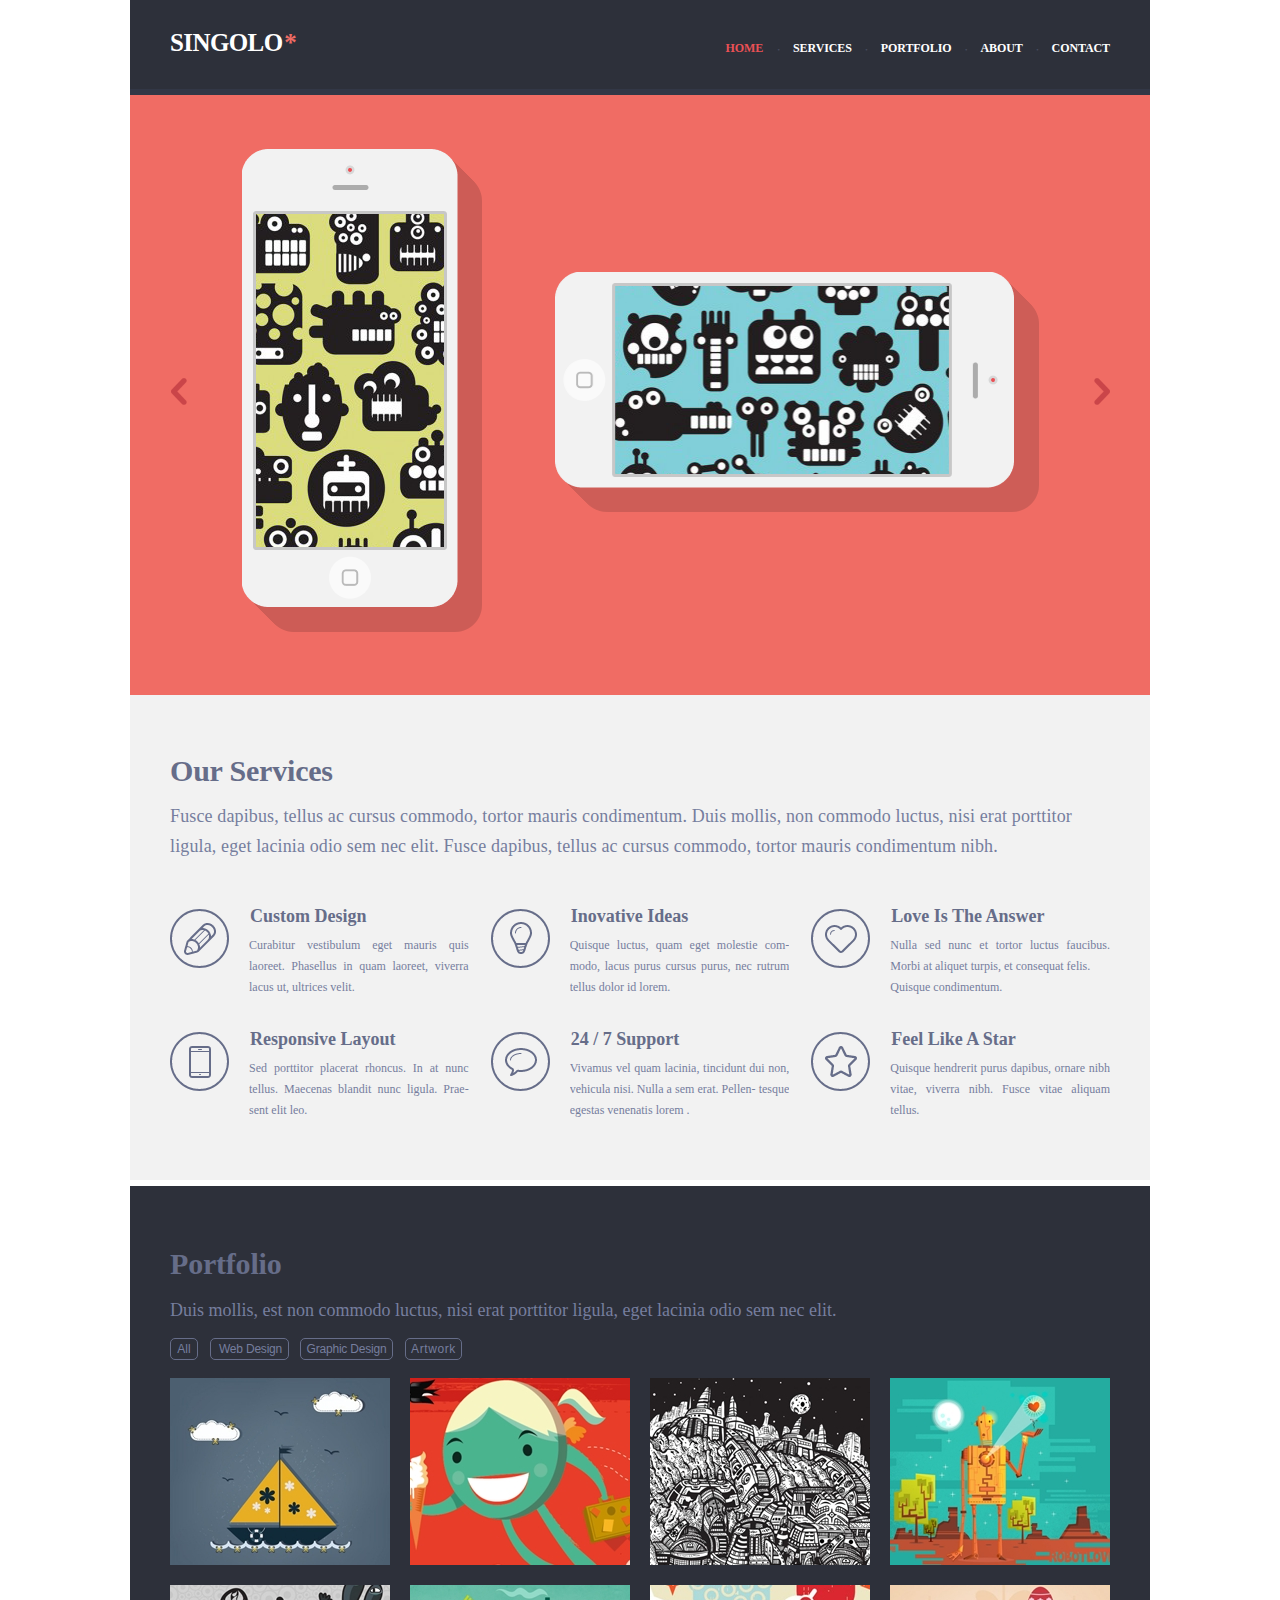
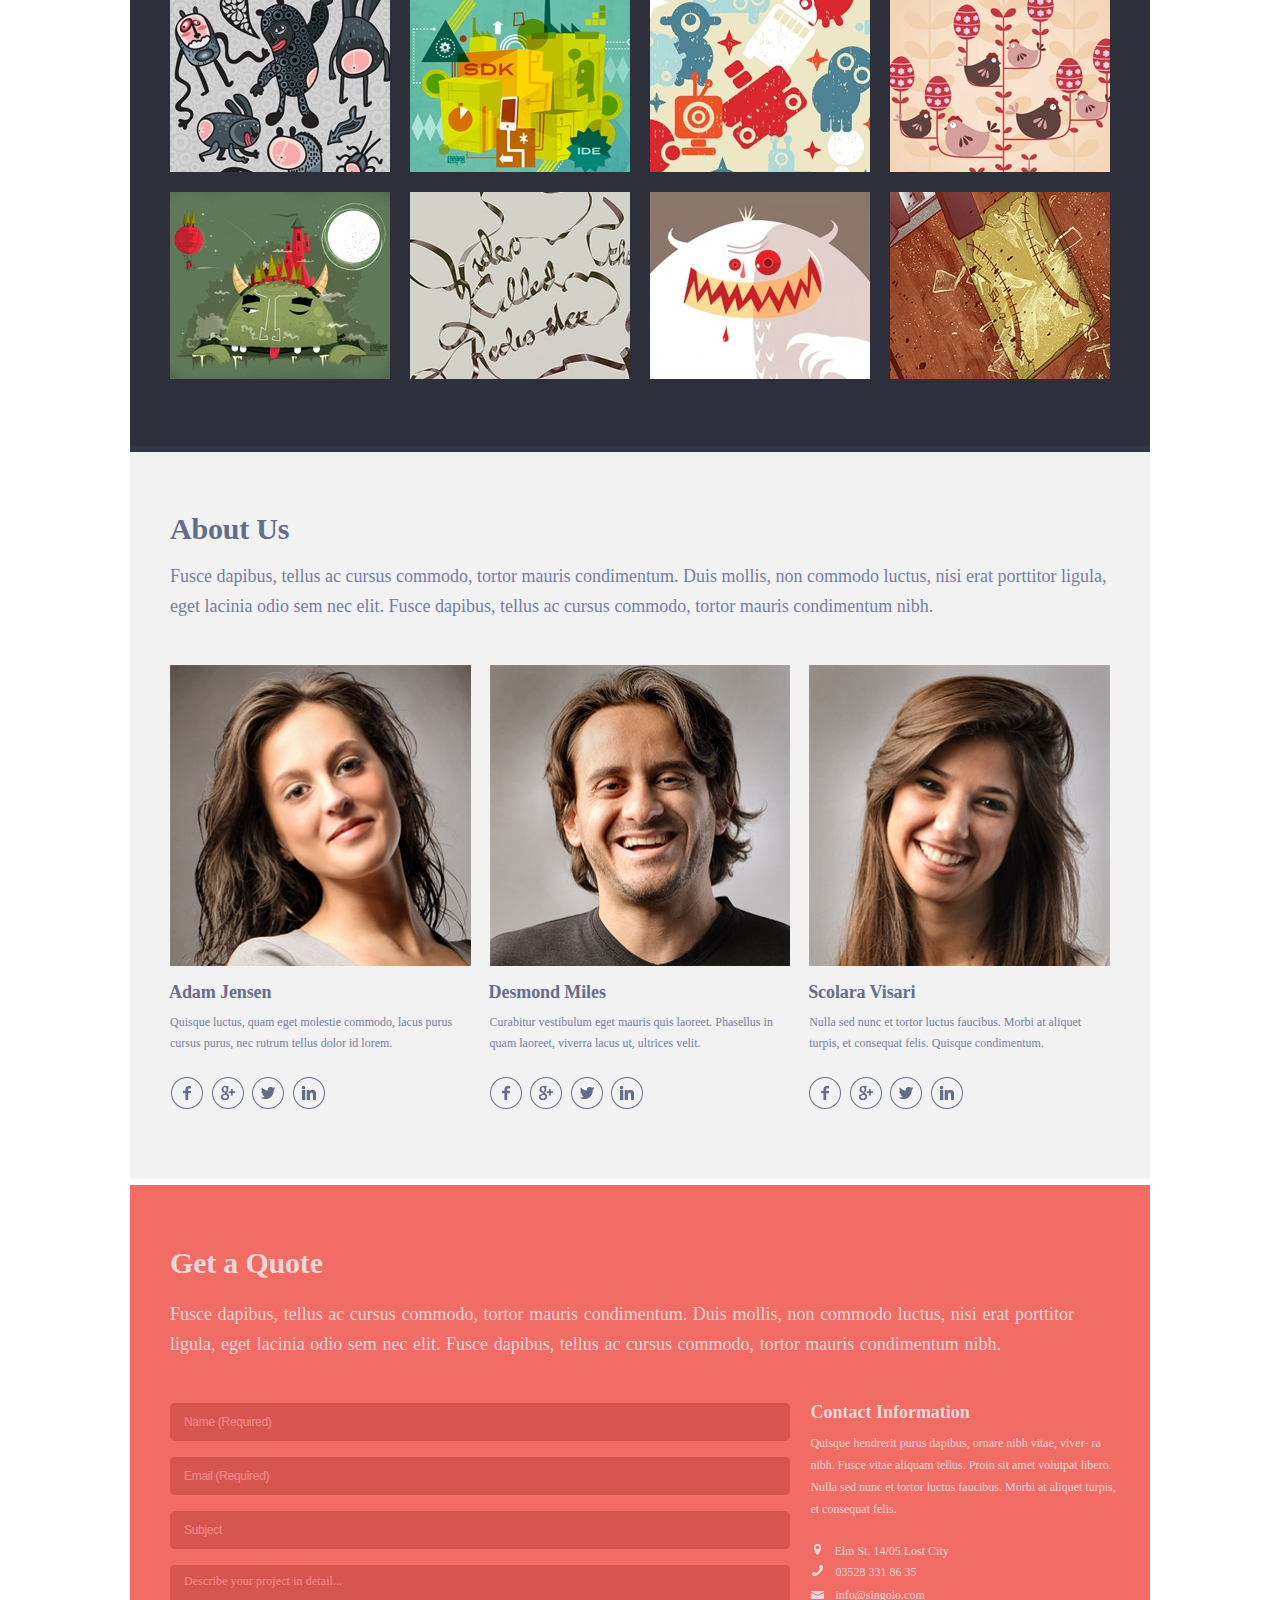
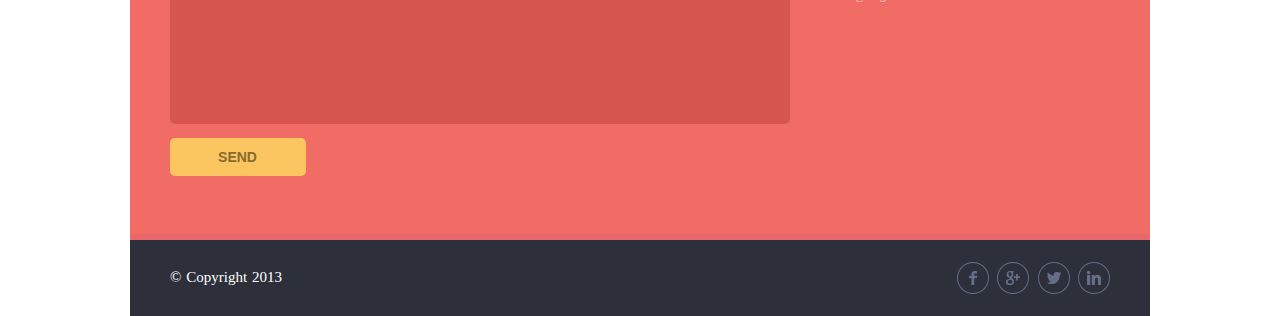
<file: index.html>
<!DOCTYPE html>
<html lang="en">
<head>
    <meta charset="UTF-8">
    <title>Singolo</title>
    <meta http-equiv="X-UA-Compatible" content="IE=edge"/>
    <meta name="viewport" content="width=device-width, initial-scale=1.0"/>
    <link rel="stylesheet" href="style.css">
    <link rel="shortcut icon" href="assets/s.png" type="image/x-icon">

</head>
<body>

<nav class="header-navigation nav-mobile hhh">
    <ul>
        <li><a href="#">HOME</a></li>
        <li><span>&#8226;</span><a href="#">SERVICES</a></li>
        <li><span>&#8226;</span><a href="#">PORTFOLIO</a></li>
        <li><span>&#8226;</span><a href="#">ABOUT</a></li>
        <li><span>&#8226;</span><a href="#">CONTACT</a></li>
    </ul>
</nav>
<header class="header" id="header">
    <div class="hamburger"><span></span></div>
    <div class="logo">
        <a href="#">SINGOLO <span>*</span></a>
    </div>
    <nav class="header-navigation jjj">
        <ul>
            <li><a href="#">HOME</a></li>
            <li><span>&#8226;</span><a href="#">SERVICES</a></li>
            <li><span>&#8226;</span><a href="#">PORTFOLIO</a></li>
            <li><span>&#8226;</span><a href="#">ABOUT</a></li>
            <li><span>&#8226;</span><a href="#">CONTACT</a></li>
        </ul>
    </nav>
</header>
<div class="mega-wrapper"></div>
<div class="point1"></div>
<div class="section">
    <div class=" hide-frames">
        <div class="frame first__frame">
            <div class="mobile_vertical-unvisible"></div>
            <div class="mobile_horizontal-unvisible"></div>
            <img class="mobile_vertical" src="assets/mobile-vertical.png"
                 width="240"
                 alt="mobile">
            <img class="mobile_horizontal" src="assets/mobile-horizontal.png"
                 width="484"
                 alt="mobile">
        </div>
        <div class="frame second__frame">
            <img class="mobile_3item" src="assets/Slide-2-on.png" width="517"
                 alt="mobile">
        </div>
        <button class="right-btn">
            <img src="assets/right-arrow.png" width="16" alt="">
        </button>
        <button class="left-btn touch-left">
            <img src="assets/left-arrpw.png" width="16" alt="left">
        </button>
    </div>
</div>
<section class="content" id="servises">
    <div class="wrapper">
        <h1 class="point2">Our Services</h1>
        <p class="main-paragraph">Fusce dapibus, tellus ac cursus commodo,
            tortor mauris condimentum.
            Duis mollis, non commodo luctus, nisi erat porttitor ligula,
            eget
            lacinia odio sem nec elit. Fusce dapibus, tellus ac cursus
            commodo, tortor mauris condimentum nibh. </p>
        <div class="rows-3">
            <article class="rows-first-article">
                <div><img src="assets/pen.png" alt="pencil" width="59">
                </div>

                <div class="content-wrapper">
                    <h2>Custom Design</h2>
                    <p>Curabitur vestibulum eget mauris quis laoreet. Phasellus
                        in
                        quam
                        laoreet, viverra lacus ut, ultrices velit.</p>
                </div>
            </article>
            <article>
                <div><img src="assets/bulb.png" alt="lamp" width="59">
                </div>

                <div class="content-wrapper">
                    <h2>Inovative Ideas</h2>
                    <p>Quisque luctus, quam eget molestie com- modo, lacus purus
                        cursus purus, nec rutrum tellus dolor id lorem.</p>
                </div>
            </article>
            <article class="rows-fird-article">
                <div><img src="assets/heart.png" alt="heart" width="59">
                </div>

                <div class="content-wrapper">
                    <h2>Love Is The Answer</h2>
                    <p>Nulla sed nunc et tortor luctus faucibus. Morbi at
                        aliquet
                        turpis, et consequat felis.<br> Quisque condimentum.</p>
                </div>
            </article>
            <article class="rows-fourth-article">
                <div><img src="assets/phone.png" alt="mobile" width="59">
                </div>

                <div class="content-wrapper">
                    <h2>Responsive Layout</h2>
                    <p>Sed porttitor placerat rhoncus. In at nunc tellus.
                        Maecenas
                        blandit nunc ligula. Prae- sent elit leo.</p>
                </div>
            </article>
            <article>
                <div><img src="assets/bubble.png" alt="answer" width="59">
                </div>

                <div class="content-wrapper">
                    <h2>24 / 7 Support</h2>
                    <p>Vivamus vel quam lacinia, tincidunt dui non, vehicula
                        nisi.
                        Nulla a sem erat. Pellen- tesque egestas venenatis lorem
                        .</p>
                </div>
            </article>
            <article class="rows-sixth-article">
                <div><img src="assets/star.png" alt="star" width="59">
                </div>

                <div class="content-wrapper">
                    <h2>Feel Like A Star</h2>
                    <p>Quisque hendrerit purus dapibus, ornare nibh vitae,
                        viverra
                        nibh. Fusce vitae aliquam tellus.</p>
                </div>
            </article>

        </div>
    </div>
</section>
<section class="portfolio" id="portfolio">
    <div class="wrapper">

        <h1 class="point3">
            Portfolio
        </h1>
        <p>
            Duis mollis, est non commodo luctus, nisi erat porttitor ligula,
            eget lacinia odio sem nec elit.
        </p>
        <div class="gallery-buttons">
            <button class="first-button">All</button>
            <button class="second-button">Web Design</button>
            <button class="third-button">Graphic Design</button>
            <button class="forth-button">Artwork</button>
        </div>
    </div>
    <div class="wrapper-width">
        <div class="gallery">
            <img src="assets/img1.jpg" alt="ship" width="220">
            <img src="assets/img2.jpg" alt="smile" width="220">
            <img src="assets/img3.jpg" alt="black" width="220">
            <img src="assets/img4.jpg" alt="robot" width="220">
            <img src="assets/img5.jpg" alt="animals" width="220">
            <img src="assets/img6.jpg" alt="sdk" width="220">
            <img src="assets/img7.jpg" alt="robots" width="220">
            <img src="assets/img8.jpg" alt="birds" width="220">
            <img src="assets/img9.jpg" alt="beast" width="220">
            <img src="assets/img10.jpg" alt="words" width="220">
            <img src="assets/img11.jpg" alt="beast" width="220">
            <img src="assets/img12.jpg" alt="abstract" width="220">

        </div>
    </div>
</section>

<section class="about-us" id="about">
    <div class="wrapper">
        <h1 class="point4">
            About Us
        </h1>
        <p>
            Fusce dapibus, tellus ac cursus commodo, tortor mauris condimentum.
            Duis mollis, non commodo luctus, nisi erat porttitor ligula, eget
            lacinia odio sem nec elit. Fusce dapibus, tellus ac cursus commodo,
            tortor mauris condimentum nibh.
        </p>
        <div class="articles">
            <article>
                <img src="assets/profile1.jpg" alt="foto" width="300">
                <div class="wrapper-hidden"><h2>Adam Jensen
                </h2></div>
                <p>Quisque luctus, quam eget molestie commodo, lacus purus
                    cursus purus, nec rutrum tellus dolor id lorem.</p>
                <div class="social-links first">
                    <a href="#"><img src="assets/facebook.png" alt="facebook"
                                     width="32"></a>
                    <a href="#"><img src="assets/google+.png" alt="google"
                                     width="32"></a>
                    <a href="#"><img src="assets/twitter.png" alt="twitter"
                                     width="32"></a>
                    <a href="#"><img src="assets/linkedin.png" alt="linked"
                                     width="32"></a>
                </div>
            </article>
            <article>
                <img class="second-foto" src="assets/profile2.jpg" alt="foto"
                     width="300">
                <div
                        class="wrapper-hidden"><h2>Desmond
                    Miles</h2></div>
                <p>Curabitur vestibulum eget mauris quis laoreet. Phasellus in
                    quam
                    laoreet, viverra lacus ut, ultrices velit.</p>
                <div class="social-links">
                    <a href="#"><img src="assets/facebook.png" alt="facebook"
                                     width="32"></a>
                    <a href="#"><img src="assets/google+.png" alt="google"
                                     width="32"></a>
                    <a href="#"><img src="assets/twitter.png" alt="twitter"
                                     width="32"></a>
                    <a href="#"><img src="assets/linkedin.png" alt="linked"
                                     width="32"></a>
                </div>
            </article>
            <article>
                <img src="assets/profile3.jpg" alt="foto" width="300">
                <div
                        class="wrapper-hidden"><h2>Scolara
                    Visari</h2></div>
                <p>Nulla sed nunc et tortor luctus faucibus. Morbi at aliquet
                    turpis,
                    et consequat felis. Quisque condimentum.</p>
                <div class="social-links">
                    <a href="#"><img src="assets/facebook.png" alt="facebook"
                                     width="32"></a>
                    <a href="#"><img src="assets/google+.png" alt="google"
                                     width="32"></a>
                    <a href="#"><img src="assets/twitter.png" alt="twitter"
                                     width="32"></a>
                    <a href="#"><img src="assets/linkedin.png" alt="linked"
                                     width="32"></a>
                </div>
            </article>
        </div>
    </div>
</section>

<section class="get-a-quote" id="contact">
    <div class="wrapper">

        <h1 class="point5">
            Get a Quote
        </h1>
        <p>
            Fusce dapibus, tellus ac cursus commodo, tortor mauris condimentum.
            Duis mollis, non commodo luctus, nisi erat porttitor ligula, eget
            lacinia odio sem nec elit. Fusce dapibus, tellus ac cursus commodo,
            tortor mauris condimentum nibh.
        </p>

        <div class="form-block">
            <div class="form-wrapper">
                <form action="http://ya.ru" method="post">
                    <input pattern="^[А-ЯA-Zа-яa-z -]{2,40}$"
                           name="name" type="text" maxlength="40"
                           title="example: Peter Smith (max length = 40, min length = 2)"
                           autocomplete="off"
                           placeholder="Name (Required)"
                           required>
                    <input name="email"
                           title="example: peter@gmail.com (max length = 40)"
                           type="email" maxlength="40"
                           pattern="^[a-zA-Zа-яА-Я0-9!#$%&'*+/=?^_`{|}~-]{1,20}@[a-zA-Zа-яА-я0-9-]{1,15}[.][a-zA-Zа-яА-я0-9]{1,10}$"
                           placeholder="Email (Required)"
                           required autocomplete="off">
                    <input type="text" name="subject" autocomplete="off"
                           placeholder="Subject" maxlength="70"
                           title="(max length = 70)">
                    <textarea name="detail" autocomplete="off"
                              title="(max length = 500)"
                              placeholder="Describe your project in detail..."
                              id="describe" cols="30" rows="10"
                              maxlength="500"></textarea>
                    <input type="submit" name="submit" value="SEND"
                    >
                </form>

            </div>

            <div class="contact-wrapper">
                <h3>Contact Information</h3>
                <p>Quisque hendrerit purus dapibus, ornare nibh vitae, viver- ra
                    nibh.
                    Fusce vitae
                    aliquam tellus. Proin sit amet volutpat libero. Nulla sed
                    nunc
                    et tortor
                    luctus faucibus. Morbi at aliquet turpis, et consequat
                    felis.</p>
                <div class="location"><img src="assets/location.png"
                                           alt="location"
                                           width="7">
                    <span> Elm St. 14/05 Lost City </span></div>
                <div class="phone"><a href="tel:+035283318635"><img
                        src="assets/phone1.png" alt="phone"
                        width="11">
                    <span> 03528 331 86 35 </span></a></div>
                <div class="mail"><a href="mailto:info@singolo.com"><img
                        src="assets/mail.png" alt="mail"
                        width="13">
                    <span>info@singolo.com</span></a></div>
            </div>
        </div>

    </div>
</section>
<footer class="footer">
    <div class="wrapper">
        <div class="text">© Copyright 2013
        </div>
        <div class="link-section">
            <a href="#"><img src="assets/facebook.png" alt="facebook"
                             width="32"></a>
            <a href="#"><img src="assets/google+.png" alt="google"
                             width="32"></a>
            <a href="#"><img src="assets/twitter.png" alt="twitter"
                             width="32"></a>
            <a href="#"><img src="assets/linkedin.png" alt="linked"
                             width="32"></a>
        </div>

    </div>
</footer>

<script src="script.js"></script>

</body>

</html>
</file>
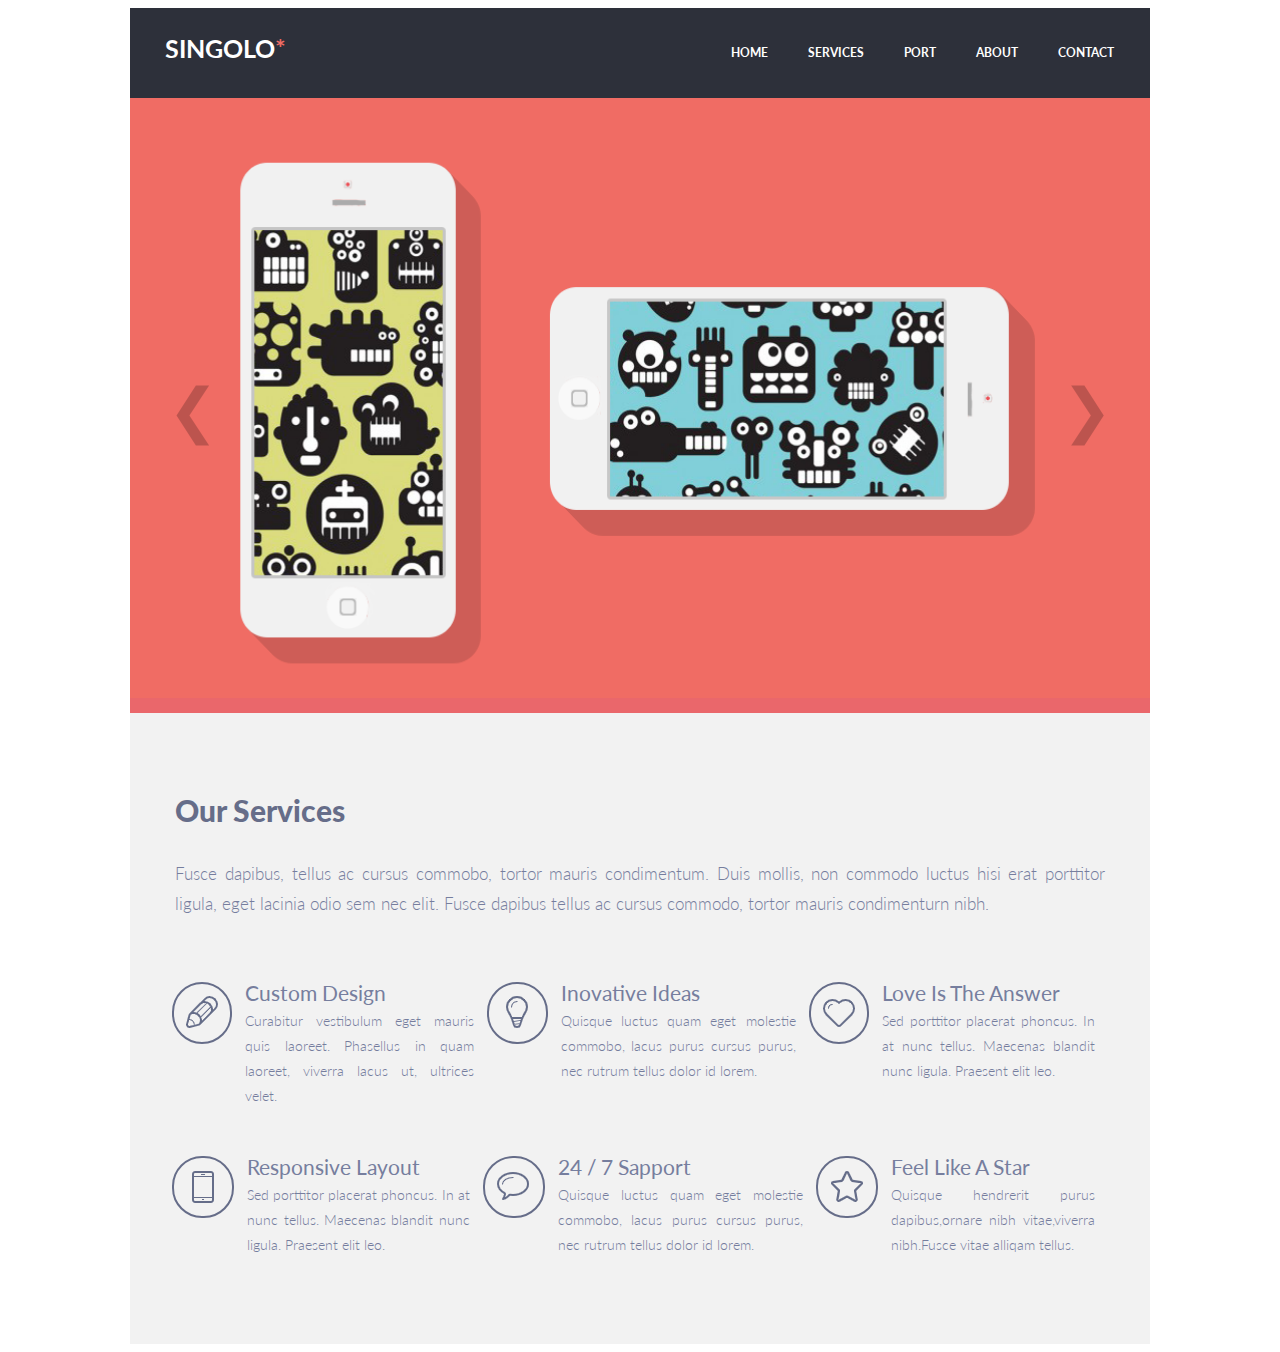
<file: singolo1.html>
<!DOCTYPE html>
<html lang="en">
<head>
    <title>Singolo_Part_1</title>
    <link rel="stylesheet" type="text/css" href="singolo1.css">
    <link href="https://fonts.googleapis.com/css?family=Lato&display=swap" rel="stylesheet">
    <meta name="viewport" content="width=device-width, initial-scale=1">
    <meta charset="utf-8">
</head>
<body>
<div class="header">
    <div class='menu'>
        <p class="logo">SINGOLO<span style="color:#f06c64">*</span></p>
        <ul>
            <li><a href="#">HOME</a></li>
            <li><a href="#">SERVICES</a></li>
            <li><a href="#">PORT</a></li>
            <li><a href="#">ABOUT</a></li>
            <li><a href="#">CONTACT</a></li>
        </ul>
    </div>
</div>
<div class="band">
</div>
<div class="big">
    <div class="slider-container">
        <!--suppress HtmlFormInputWithoutLabel -->
        <input type="radio" class="slide_img" name="slide_img" id="img_1" checked>
        <div class="slides" id="first">
            <img src="assets/singolo1/iPhone.png" alt="">
        </div>
        <div id="arrow_next">
            <label><span class="angle-right" aria-hidden="true"></span></label>
        </div>
        <div id="arrow_prev">
            <label><span class="angle-left" aria-hidden="true"></span></label>
        </div>
    </div>
</div>
<div class="big_bottom"></div>
<div class=services>
    <h1>Our Services</h1>
    <p class="text">Fusce dapibus, tellus ac cursus commobo, tortor mauris condimentum. Duis mollis, non commodo luctus
        hisi erat porttitor ligula, eget lacinia odio sem nec elit. Fusce dapibus tellus ac cursus commodo, tortor
        mauris condimenturn nibh. </p>
    <div class=main>
        <div class="row">
            <div class="col-3">
                <div class="block">
                    <div class="ellipse">
                        <img src="assets/singolo1/pen.png" width="35" alt="pen">
                    </div>
                    <p><b style="font-size: 16pt">Custom Design</b><br>
                        Curabitur vestibulum eget mauris quis laoreet. Phasellus in quam laoreet, viverra lacus ut,
                        ultrices velet.</p>
                </div>
            </div>
            <div class="col-3">
                <div class="block">
                    <div class="ellipse">
                        <img src="assets/singolo1/bulb.png" width="26" alt="bulb">
                    </div>
                    <p><b style="font-size: 16pt">Inovative Ideas</b><br>
                        Quisque luctus quam eget molestie commobo, lacus purus cursus purus, nec rutrum tellus dolor id
                        lorem.</p>
                </div>
            </div>
            <div class="col-3">
                <div class="block">
                    <div class="ellipse">
                        <img src="assets/singolo1/heart.png" width="36" alt="heart">
                    </div>
                    <p><b style="font-size: 16pt">Love Is The Answer</b><br>
                        Sed porttitor placerat phoncus. In at nunc tellus. Maecenas blandit nunc ligula. Praesent elit
                        leo.</p>
                </div>
            </div>
        </div>
        <div class="row">
            <div class="col-3">
                <div class="block">
                    <div class="ellipse">
                        <img src="assets/singolo1/phone.png" width="26" alt="phone">
                    </div>
                    <p><b style="font-size: 16pt">Responsive Layout</b><br>
                        Sed porttitor placerat phoncus. In at nunc tellus. Maecenas blandit nunc ligula. Praesent elit
                        leo.</p>
                </div>
            </div>
            <div class="col-3">
                <div class="block">
                    <div class="ellipse">
                        <img src="assets/singolo1/bubble.png" width="35" alt="bubble">
                    </div>
                    <p><b style="font-size: 16pt">24 / 7 Sapport</b><br>
                        Quisque luctus quam eget molestie commobo, lacus purus cursus purus, nec rutrum tellus dolor id
                        lorem.</p>
                </div>
            </div>
            <div class="col-3">
                <div class="block">
                    <div class="ellipse">
                        <img src="assets/singolo1/star.png" width="36" alt="star">
                    </div>
                    <p><b style="font-size: 16pt">Feel Like A Star</b><br>
                        Quisque hendrerit purus dapibus,ornare nibh vitae,viverra nibh.Fusce vitae alliqam tellus.</p>
                </div>
            </div>
        </div>
    </div>
</div>
</body>
</html>
</file>
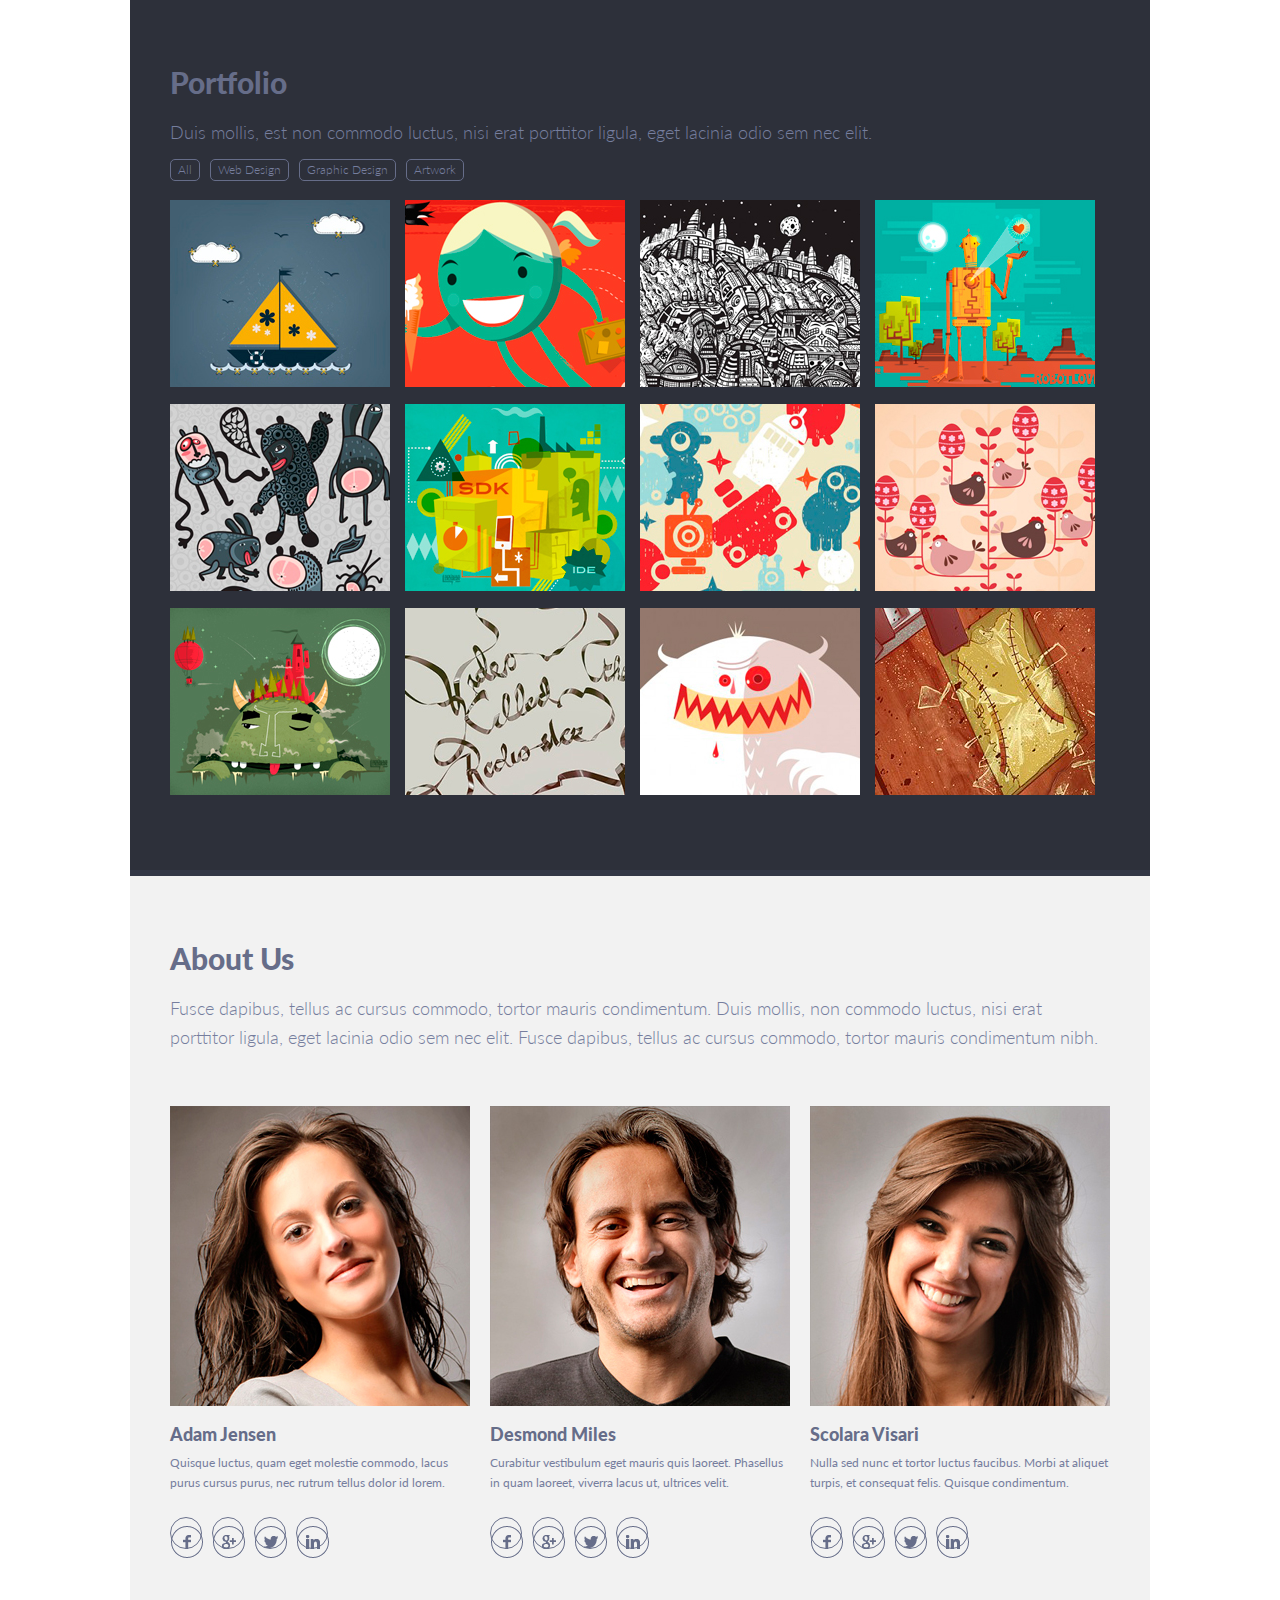
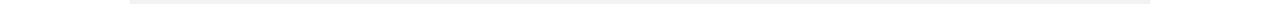
<file: singolo2.html>
<!DOCTYPE html>
<html lang="en">
<head>
    <title>Singolo2</title>
    <meta charset=utf-8"/>
    <link href="singolo2.css" rel="stylesheet" type="text/css"/>
    <link href="https://fonts.googleapis.com/css?family=Lato&display=swap" rel="stylesheet">
</head>
<body>
<div id="portfolio">
    <div class="inner">
        <h2>Portfolio</h2>
        <h3>Duis mollis, est non commodo luctus, nisi erat porttitor ligula, eget lacinia odio sem nec elit.</h3>
        <ul class="portfolio-menu ">
            <li><a href="#">All</a></li>
            <li><a href="#">Web Design</a></li>
            <li><a href="#">Graphic Design</a></li>
            <li><a href="#">Artwork</a></li>
        </ul>
        <ul class="portfolio">
            <li>
                <img src="assets/singolo2/img1.jpg" width="220" height="187" alt="image 1"/>
            </li>
            <li>
                <img src="assets/singolo2/img2.jpg" width="220" height="187" alt="image 2"/>
            </li>
            <li>
                <img src="assets/singolo2/img3.jpg" width="220" height="187" alt="image 3"/>
            </li>
            <li>
                <img src="assets/singolo2/img4.jpg" width="220" height="187" alt="image 4"/>
            </li>
            <li>
                <img src="assets/singolo2/img5.jpg" width="220" height="187" alt="image 5"/>
            </li>
            <li>
                <img src="assets/singolo2/img6.jpg" width="220" height="187" alt="image 6"/>
            </li>
            <li>
                <img src="assets/singolo2/img7.jpg" width="220" height="187" alt="image 7"/>
            </li>
            <li>
                <img src="assets/singolo2/img8.jpg" width="220" height="187" alt="image 8"/>
            </li>
            <li>
                <img src="assets/singolo2/img9.jpg" width="220" height="187" alt="image 9"/>
            </li>
            <li>
                <img src="assets/singolo2/img10.jpg" width="220" height="187" alt="image 10"/>
            </li>
            <li>
                <img src="assets/singolo2/img11.jpg" width="220" height="187" alt="image 11"/>
            </li>
            <li>
                <img src="assets/singolo2/img12.jpg" width="220" height="187" alt="image 12"/>
            </li>
        </ul>
    </div>
</div>
<div class="line_1"></div>
<div id="about">
    <div class="inner">
        <h2>About Us</h2>
        <h3>Fusce dapibus, tellus ac cursus commodo, tortor mauris condimentum. Duis mollis, non commodo luctus, nisi
            erat porttitor ligula, eget lacinia odio sem nec elit. Fusce dapibus, tellus ac cursus commodo, tortor
            mauris condimentum nibh.</h3>
        <ul>
            <li>
                <img src="assets/singolo2/profile1.jpg" width="300" height="300" alt="profile 1"/>
                <h4>Adam Jensen</h4>
                <p>Quisque luctus, quam eget molestie commodo, lacus purus cursus purus, nec rutrum tellus dolor id
                    lorem.</p>
                <a href=""><span><img src="assets/facebook.png" alt="facebook"></span></a>
                <a href=""><span><img src="assets/google+.png" alt="google+"></span></a>
                <a href=""><span><img src="assets/twitter.png" alt="twitter"></span></a>
                <a href=""><span><img src="assets/linkedin.png" alt="linkedin"></span></a>
            </li>
            <li>
                <img src="assets/singolo2/profile2.jpg" width="300" height="300" alt="#"/>
                <h4>Desmond Miles</h4>
                <p>Curabitur vestibulum eget mauris quis laoreet. Phasellus in quam laoreet, viverra lacus ut, ultrices
                    velit.</p>
                <a href=""><span><img src="assets/facebook.png" alt="facebook"></span></a>
                <a href=""><span><img src="assets/google+.png" alt="google+"></span></a>
                <a href=""><span><img src="assets/twitter.png" alt="twitter"></span></a>
                <a href=""><span><img src="assets/linkedin.png" alt="linkedin"></span></a>
            </li>
            <li>
                <img src="assets/singolo2/profile3.jpg" width="300" height="300" alt="#"/>
                <h4>Scolara Visari</h4>
                <p>Nulla sed nunc et tortor luctus faucibus. Morbi at aliquet turpis, et consequat felis. Quisque
                    condimentum.</p>
                <a href=""><span><img src="assets/facebook.png" alt="facebook"></span></a>
                <a href=""><span><img src="assets/google+.png" alt="google+"></span></a>
                <a href=""><span><img src="assets/twitter.png" alt="twitter"></span></a>
                <a href=""><span><img src="assets/linkedin.png" alt="linkedin"></span></a>
            </li>
        </ul>
    </div>
</div>
<div class="line_2"></div>
</body>
</html>
</file>
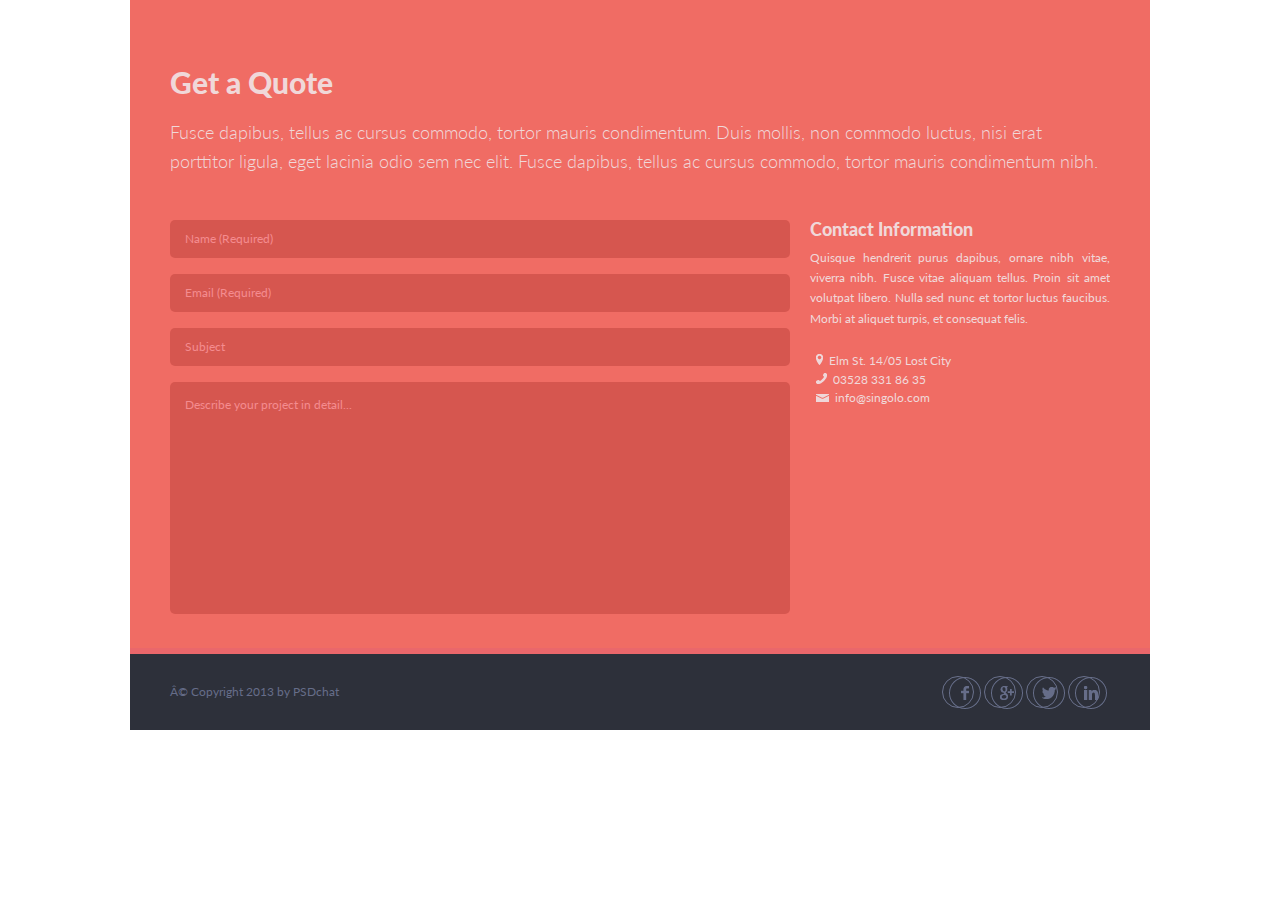
<file: singolo3.html>
<!DOCTYPE html>
<html lang="en">
<head>
    <title>Singolo3</title>
    <meta charset=utf-8"/>
    <link href="singolo3.css" rel="stylesheet" type="text/css"/>
    <link href="https://fonts.googleapis.com/css?family=Lato&display=swap" rel="stylesheet">
</head>
<body>

<div id="contact">
    <div class="inner">
        <h2>Get a Quote</h2>
        <h3>Fusce dapibus, tellus ac cursus commodo, tortor mauris condimentum. Duis mollis, non commodo luctus, nisi
            erat porttitor ligula, eget lacinia odio sem nec elit. Fusce dapibus, tellus ac cursus commodo, tortor
            mauris condimentum nibh.</h3>
        <ul>
            <li>
                <form action="" method="get">
                    <!--suppress HtmlFormInputWithoutLabel -->
                    <input name="Name" class="" type="text" value="Name (Required)"
                           onfocus="if(this.value === 'Name (Required)') { this.value = ''; }"
                           onblur="if(this.value === '') { this.value = 'Name (Required)'; }"/>
                    <!--suppress HtmlFormInputWithoutLabel -->
                    <input name="Email" class="" type="text" value="Email (Required)"
                           onfocus="if(this.value === 'Email (Required)') { this.value = ''; }"
                           onblur="if(this.value === '') { this.value = 'Email (Required)'; }"/>
                    <!--suppress HtmlFormInputWithoutLabel -->
                    <input name="Subject" class="" type="text" value="Subject"
                           onfocus="if(this.value === 'Subject') { this.value = ''; }"
                           onblur="if(this.value === '') { this.value = 'Subject'; }"/>
                    <!--suppress HtmlFormInputWithoutLabel -->
                    <textarea name="Detail" cols="" rows=""
                              onfocus="if(this.value === 'Describe your project in detail...') { this.value = ''; }"
                              onblur="if(this.value === '') { this.value = 'Describe your project in detail...'; }">Describe your project in detail...</textarea>
                </form>
            </li>
            <li>
                <h4>Contact Information</h4>
                <p>Quisque hendrerit purus dapibus, ornare nibh vitae, viverra nibh. Fusce vitae aliquam tellus. Proin
                    sit amet volutpat libero. Nulla sed nunc et tortor luctus faucibus. Morbi at aliquet turpis, et
                    consequat felis.</p>
                <span><img src="assets/singolo3/location.png" alt="location">Elm St. 14/05 Lost City </span>
                <span><img src="assets/singolo3/phone.png" alt="phone">03528 331 86 35 </span>
                <span><img src="assets/singolo3/mail.png" alt="mail">info@singolo.com</span>
            </li>
        </ul>
    </div>
</div>

<div class="line3"></div>
<div id="footer">
    <div class="inner">
        <p class="left">© Copyright 2013 by <a href="">PSDchat</a></p>
        <ul>
            <li>
                <a href=""><span><img src="assets/facebook.png" alt="facebook"></span></a>
                <a href=""><span><img src="assets/google+.png" alt="google+"></span></a>
                <a href=""><span><img src="assets/twitter.png" alt="twitter"></span></a>
                <a href=""><span><img src="assets/linkedin.png" alt="linkedin"></span></a>
            </li>
        </ul>
    </div>
</div>
</body>
</html>
</file>
<file: style.css>
@font-face {
    font-family: Lato;
    src: url("assets/Lato-Light.ttf");
    font-weight: 300;
    font-style: normal;
}
@font-face {
    font-family: Lato;
    src: url("assets/Lato-Regular.ttf");
    font-weight: 400;
    font-style: normal;
}
@font-face {
    font-family: Lato;
    src: url("assets/Lato-Bold.ttf");
    font-weight: 700;
    font-style: normal;
}
@font-face {
    font-family: Lato;
    src: url("assets/Lato-Black.ttf");
    font-weight: 900;
    font-style: normal;
}
body {
    font-family: Lato;
    font-style: normal;
    max-width: 1020px;
    margin: 0 auto;
    padding: 0;
}

.point1 {
    height: 0px;
}

.mega-wrapper {
    transition: all 0.5s;
}

@media (max-width: 767px) {
    .mega-wrapper__visible {
        background: #2D303A;
        opacity: 0.6;
        height: 100%;
        position: fixed;
        width: 100%;
        top: 0;
        left: 0;
        z-index: 10;
    }
}

header {
    padding-right: 40px;
    padding-left: 40px;
    height: 89px;
    background-color: #2d303a;
    border-bottom: 6px solid #323746;
    display: flex;
    flex-wrap: nowrap;
    justify-content: space-between;
    position: sticky;
    top: 0;
    z-index: 100;
}
@media (max-width: 767px) {
    header {
        height: 71px;
        display: block;
        padding-right: 0px;
        padding-left: 0px;
        border-bottom: none;
    }
}

.hamburger {
    display: none;
    position: relative;
    width: 25px;
    height: 20px;
    left: 20px;
    top: 26px;
    cursor: pointer;
    transition: all 0.5s;
    z-index: 100;
}
@media (hover: hover) {
    .hamburger:hover span {
        transition: all 0.3s;
        background: #f06c64;
    }
}
.hamburger span {
    position: absolute;
    width: 100%;
    height: 2.4px;
    top: calc(50% - 1.2px);
    background: #fff;
    border-radius: 5px;
    transition: all 0.3s;
}
.hamburger:before {
    content: "";
    position: absolute;
    width: 100%;
    height: 2.4px;
    top: 0;
    background: #fff;
    border-radius: 5px;
}
.hamburger:after {
    content: "";
    position: absolute;
    width: 100%;
    height: 2.4px;
    top: calc(100% - 2.4px);
    background: #fff;
    border-radius: 5px;
}
@media (max-width: 767px) {
    .hamburger {
        display: inline-block;
    }
}

.rotate {
    transform: rotate(90deg);
}

.move-left {
    margin-left: 71px !important;
}

.logo a {
    color: #ffffff;
    font-size: 25px;
    font-weight: 700;
    letter-spacing: -0.6px;
    text-decoration: none;
    display: inline-block;
    margin-top: 29px;
    transition: all 0.5s;
}
@media (max-width: 767px) {
    .logo a {
        font-size: 19.6875px;
        line-height: 24px;
        margin-left: 39.5%;
        margin-top: 3px;
    }
}
.logo a span {
    margin-left: -4px;
    color: #f06c64;
}
@media (hover: hover) {
    .logo a:hover {
        color: #f06c64;
        transition: 0.5s;
    }
    .logo a:hover span {
        color: #ffffff;
        transition: 0.5s;
    }
}

@media (max-width: 767px) {
    .header-navigation {
        display: none;
    }
}

.nav-mobile {
    display: block;
    position: fixed;
    width: 278px;
    height: 100%;
    left: -278px;
    top: 0px;
    background: #2d303a;
    z-index: 100;
    transition: all 0.5s;
    z-index: 100;
}
.nav-mobile ul {
    margin-top: 232px;
    margin-left: 31px;
}

.nav-mobile__visible {
    left: 0;
    box-shadow: 0px -40px 20px rgba(0, 0, 0, 0.4);
}

.header-navigation ul li {
    display: inline-block;
    margin-top: 31px;
    color: #494e62;
    font-size: 7px;
}
@media (max-width: 1019px) {
    .header-navigation ul li {
        margin-top: 29px;
    }
}
@media (max-width: 767px) {
    .header-navigation ul li {
        display: block;
        margin-top: 28px;
    }
}
.header-navigation ul li span {
    color: #494e62;
    font-size: 7px;
    margin-right: 13px;
    margin-left: 11px;
    position: relative;
    top: 0;
}
@media (max-width: 1019px) {
    .header-navigation ul li span {
        margin-right: 13px;
    }
}
@media (max-width: 767px) {
    .header-navigation ul li span {
        display: none;
    }
}
.header-navigation ul li a {
    text-decoration: none;
    color: #ffffff;
    font-size: 12px;
    font-weight: 700;
    letter-spacing: -0.1px;
}
@media (max-width: 767px) {
    .header-navigation ul li a {
        font-size: 24px;
        line-height: 29px;
        letter-spacing: -0.035em;
    }
}
@media (hover: hover) {
    .header-navigation ul li a:hover {
        color: #eb5055;
        transition: 0.5s;
    }
}
.header-navigation ul li:first-child {
    margin-left: -1px;
    padding-right: 1px;
}

.header-navigation_onclick {
    color: #eb5055 !important;
}

.header-navigation_onclick-additional {
    color: #eb5055 !important;
}

.section {
    box-sizing: border-box;
    height: 600px;
    background-color: #f06c64;
    border-bottom: 6px solid #ea676b;
}

button {
    border: none;
    outline: none;
    background: none;
}
@media (hover: hover) {
    button:hover img {
        cursor: pointer;
        filter: hue-rotate(250deg);
        transition: 0.5s;
    }
}

.left-btn {
    position: absolute;
    top: calc(50% - 18px);
    left: 3.4%;
}
@media (max-width: 1019px) {
    .left-btn {
        top: calc(50% - 15px);
        left: 3.1%;
    }
}
@media (max-width: 767px) {
    .left-btn {
        left: 1%;
        top: calc(50% - 14px);
    }
}

.right-btn {
    position: absolute;
    top: calc(50% - 18px);
    right: 3.3%;
}
@media (max-width: 1019px) {
    .right-btn {
        top: calc(50% - 15px);
        right: 2.6%;
    }
}
@media (max-width: 767px) {
    .right-btn {
        right: 1%;
        top: calc(50% - 14px);
    }
}

.mobile_3item {
    position: absolute;
    top: 8.83%;
    left: 25.49%;
    width: 50.68%;
}

.mobile_vertical {
    position: absolute;
    top: 9%;
    left: 11%;
    user-select: none;
    width: 23.55%;
}
@media (max-width: 1019px) {
    .mobile_vertical {
        width: 23.5%;
    }
}

.mobile_vertical-unvisible {
    position: absolute;
    z-index: 10;
    opacity: 0;
    top: 9%;
    left: 11%;
    height: 76%;
    width: 21%;
    border-radius: 27px;
    cursor: pointer;
    user-select: none;
    border: 1px solid #000;
}
@media (max-width: 1019px) {
    .mobile_vertical-unvisible {
        border-radius: 18px;
    }
}
@media (max-width: 767px) {
    .mobile_vertical-unvisible {
        border-radius: 9px;
    }
}

.mobile_horizontal-unvisible {
    position: absolute;
    z-index: 10;
    opacity: 0;
    top: 29.3%;
    left: 41.7%;
    height: 35.9%;
    width: 44.8%;
    border-radius: 27px;
    cursor: pointer;
    user-select: none;
    border: 1px solid #000;
}
@media (max-width: 1019px) {
    .mobile_horizontal-unvisible {
        top: 29.5%;
        border-radius: 18px;
    }
}
@media (max-width: 767px) {
    .mobile_horizontal-unvisible {
        border-radius: 9px;
    }
}

.mobile_horizontal {
    position: absolute;
    top: 29.5%;
    left: 41.7%;
    user-select: none;
    width: 47.4%;
}
@media (max-width: 1019px) {
    .mobile_horizontal {
        top: 29.5%;
        left: 41.6%;
        width: 47.3%;
    }
}

.hide-frames {
    overflow: hidden;
    height: calc(100% + 6px);
    width: 100%;
    position: relative;
}

.frame {
    height: 100%;
    width: 100%;
    position: absolute;
}

.first__frame {
    left: 0px;
    background-color: #F06C64;
}

.second__frame {
    left: 100%;
    background-color: #648BF0;
}

.content {
    background-color: #f2f2f2;
    border-bottom: 6px solid #ffffff;
    padding-bottom: 47px;
}
@media (max-width: 1019px) {
    .content {
        padding-bottom: 43px;
        border-bottom: none;
    }
}
@media (max-width: 767px) {
    .content {
        border-bottom: none;
        padding-bottom: 3px;
    }
}

.wrapper {
    max-width: 1020px;
    margin: 0 auto;
    padding-left: 40px;
    padding-right: 40px;
}
@media (max-width: 767px) {
    .wrapper {
        padding-left: 32px;
        padding-right: 29px;
    }
}

.main-paragraph {
    margin-top: -7px;
    line-height: 30px;
    letter-spacing: 0.13px;
    color: #767e9e;
    font-size: 18px;
    font-weight: 300;
    margin-bottom: 48px;
    height: 60px;
    overflow: hidden;
}
@media (max-width: 1019px) {
    .main-paragraph {
        overflow: visible;
        height: 81px;
    }
}
@media (max-width: 767px) {
    .main-paragraph {
        height: auto;
        margin-bottom: 30px;
    }
}

h1 {
    margin-top: 0px;
    color: #666d89;
    font-size: 30px;
    font-weight: 900;
    padding-top: 59px;
    letter-spacing: -0.2px;
    margin-left: 0px;
}
@media (max-width: 1019px) {
    h1 {
        padding-top: 39px;
    }
}
@media (max-width: 767px) {
    h1 {
        padding-top: 25px;
    }
}

.rows-3 {
    display: grid;
    grid-gap: 22px;
    grid-template-columns: repeat(3, 1fr);
}
@media (max-width: 1019px) {
    .rows-3 {
        grid-template-columns: repeat(2, 1fr);
    }
}
@media (max-width: 767px) {
    .rows-3 {
        grid-template-columns: repeat(1, 1fr);
        grid-gap: 0px;
        margin-bottom: -6px;
    }
}
.rows-3 article {
    display: flex;
    flex-wrap: nowrap;
    align-items: start;
}
@media (max-width: 1019px) {
    .rows-3 article {
        margin-bottom: 20px;
    }
}
@media (max-width: 767px) {
    .rows-3 article {
        margin-bottom: -1.5px;
    }
}

.content-wrapper {
    padding-left: 20px;
    padding-bottom: 3px;
}
@media (max-width: 767px) {
    .content-wrapper {
        padding-bottom: 22px;
    }
}
.content-wrapper h2 {
    color: #666d89;
    font-size: 18px;
    font-weight: 900;
    margin-top: -3px;
    margin-left: 1px;
}
.content-wrapper p {
    color: #767e9e;
    font-size: 12px;
    font-weight: 400;
    line-height: 21px;
    letter-spacing: 0px;
    margin-top: -7px;
    text-align: justify;
    height: 60px;
    overflow: hidden;
}

html {
    font-size: 10px;
}

.wrapper-width {
    max-width: 1020px;
    margin: 0 auto;
    padding-right: 35px;
    padding-left: 35px;
}
@media (max-width: 767px) {
    .wrapper-width {
        padding-right: 26px;
        padding-left: 24px;
    }
}

.portfolio {
    background-color: #2d303a;
    border-bottom: 6px solid #323746;
    padding-top: 10px;
}
@media (max-width: 1019px) {
    .portfolio {
        padding-top: 29px;
    }
}
@media (max-width: 767px) {
    .portfolio {
        padding-top: 27px;
        border-bottom: none;
    }
}
.portfolio h1 {
    color: #666d89;
    font-size: 3rem;
    font-weight: 900;
    line-height: 17.86px;
    letter-spacing: -0.2px;
}
@media (max-width: 767px) {
    .portfolio h1 {
        letter-spacing: -0.7px;
    }
}
.portfolio p {
    color: #767e9e;
    font-size: 1.8rem;
    font-weight: 300;
    line-height: 34px;
    margin-bottom: 11px;
}
@media (max-width: 1019px) {
    .portfolio p {
        padding-top: 2px;
        line-height: 30px;
        letter-spacing: 0.2px;
        margin-bottom: 13px;
    }
}
@media (max-width: 767px) {
    .portfolio p {
        padding-bottom: 3px;
    }
}
.portfolio button {
    height: 22px;
    background: none;
    outline: none;
    border: none;
    color: #767e9e;
    font-size: 1.2rem;
    font-weight: 400;
    line-height: 21.56px;
    border: 1px solid #666d89;
    border-radius: 5px;
    margin-left: 9px;
    padding-top: 0px;
    transition: 0.3s;
    cursor: pointer;
}
@media (max-width: 767px) {
    .portfolio button {
        margin-left: 8px;
    }
}
@media (max-width: 350px) {
    .portfolio button {
        margin-bottom: 8px;
    }
}
@media (hover: hover) {
    .portfolio button:hover {
        color: #dedede;
        border: 1px solid #c5c5c5;
    }
}

.gallery-button_onclick {
    color: #dedede !important;
    border: 1px solid #c5c5c5 !important;
}

button.first-button {
    width: 28px;
    margin-left: 0px;
}
button.second-button {
    width: 79px;
    padding-right: 3px;
    letter-spacing: -0.2px;
}
button.third-button {
    width: 93px;
    padding-right: 3px;
    padding-left: 3px;
    letter-spacing: -0.2px;
}
button.forth-button {
    width: 57px;
    padding-right: 4px;
    padding-left: 5px;
    letter-spacing: 0.6px;
}

.gallery {
    display: flex;
    flex-wrap: wrap;
    justify-content: space-between;
    padding-top: 18px;
    padding-bottom: 5%;
    padding-left: 5px;
    padding-right: 5px;
    overflow: hidden;
}
@media (max-width: 1019px) {
    .gallery {
        padding-top: 28px;
        padding-bottom: 6.4%;
    }
}
@media (max-width: 767px) {
    .gallery {
        padding-top: 24px;
        padding-bottom: 26px;
    }
}
.gallery img {
    margin-bottom: 20px;
    cursor: pointer;
    width: 23.405%;
    height: auto;
}
@media (max-width: 1019px) {
    .gallery img {
        margin-bottom: 21px;
        width: 31.3%;
    }
}
@media (max-width: 767px) {
    .gallery img {
        width: 48%;
        margin-bottom: 14px;
    }
}
@media (max-width: 767px) {
    .gallery img:nth-child(9), .gallery img:nth-child(10), .gallery img:nth-child(11), .gallery img:nth-child(12) {
        display: none;
    }
}

.gallery-img_onclick {
    outline: 5px solid #F06C64;
}

.about-us {
    background-color: #f2f2f2;
    border-bottom: 6px solid #ffffff;
    padding-top: 9px;
    height: 718px;
}
@media (max-width: 1019px) {
    .about-us {
        padding-top: 23px;
        height: 646px;
        border-bottom: none;
    }
}
@media (max-width: 767px) {
    .about-us {
        padding-top: 18px;
        height: auto;
        padding-bottom: 10px;
        border-bottom: none;
    }
}
.about-us h1 {
    color: #666d89;
    font-size: 3rem;
    font-weight: 900;
    line-height: 17.86px;
    letter-spacing: -0.2px;
}
@media (max-width: 767px) {
    .about-us h1 {
        margin-left: -2px;
    }
}
.about-us p {
    color: #767e9e;
    font-size: 1.8rem;
    font-weight: 300;
    line-height: 30px;
    margin-bottom: 9px;
    padding-top: 3px;
}
@media (max-width: 767px) {
    .about-us p {
        letter-spacing: 0.2px;
    }
}

.articles {
    display: flex;
    flex-wrap: wrap;
    justify-content: space-between;
    margin-top: 44px;
}
@media (max-width: 1019px) {
    .articles {
        margin-top: 38px;
    }
}
@media (max-width: 767px) {
    .articles {
        margin-top: 24px;
    }
}
.articles article {
    width: 32%;
}
@media (max-width: 767px) {
    .articles article {
        width: 100%;
        margin-bottom: -2px;
    }
}
.articles article > img {
    width: 100%;
    height: auto;
}
@media (max-width: 1019px) {
    .articles article > img {
        margin-bottom: -5px;
    }
}
@media (max-width: 767px) {
    .articles article > img {
        margin-bottom: 1px;
    }
}
.articles article h2 {
    color: #666d89;
    font-size: 18px;
    font-weight: 900;
    line-height: 17.86px;
    margin-left: -1px;
    padding-top: 1px;
    letter-spacing: -0.1px;
    word-break: break-all;
}
.articles article p {
    color: #767e9e;
    font-size: 12px;
    font-weight: 400;
    line-height: 21.56px;
    margin-top: 7px;
}
@media (max-width: 1019px) {
    .articles article p {
        margin-top: -1px !important;
    }
}

.wrapper-hidden {
    overflow: hidden;
    height: 34px;
    margin-left: -1px;
    padding-left: 1px;
}

.social-links {
    margin-top: 22px;
    margin-left: 0;
}
@media (max-width: 1019px) {
    .social-links {
        margin-top: 11px;
    }
}
@media (max-width: 767px) {
    .social-links {
        margin-bottom: 34px;
        margin-top: 13px;
    }
}

.articles .first {
    margin-left: 1px;
}
.articles img {
    margin-right: 6px;
}
@media (hover: hover) {
    .articles a:hover img {
        filter: brightness(30%);
        transition: 0.3s;
    }
}

.get-a-quote {
    background-color: #f06c64;
    border-bottom: 6px solid #ea676b;
    padding-top: 10px;
}
@media (max-width: 1019px) {
    .get-a-quote {
        padding-top: 24px;
    }
}
@media (max-width: 767px) {
    .get-a-quote {
        padding-top: 29px;
        border-bottom: none;
    }
}
.get-a-quote h1 {
    color: #f0d8d9;
    font-size: 3rem;
    font-weight: 900;
    line-height: 17.86px;
    letter-spacing: -0.2px;
}
@media (max-width: 1019px) {
    .get-a-quote h1 {
        letter-spacing: 0.2px;
        margin-left: 2px;
    }
}
@media (max-width: 767px) {
    .get-a-quote h1 {
        margin-left: -2px;
    }
}
.get-a-quote p {
    color: #f0d8d9;
    font-size: 1.8rem;
    font-weight: 300;
    line-height: 30px;
    margin-bottom: 9px;
    margin-top: 27px;
    word-spacing: 1.1px;
}

.form-block {
    display: grid;
    grid-template-columns: 66% 33%;
    grid-gap: 20px;
    margin-top: 44px;
    padding-bottom: 58px;
}
@media (max-width: 1019px) {
    .form-block {
        margin-top: 25px;
        grid-template-columns: 64.1% 31.91%;
        grid-gap: 30px;
        padding-bottom: 39px;
        margin-left: -1px;
    }
}
@media (max-width: 767px) {
    .form-block {
        grid-template-columns: 1fr;
        margin-top: 23px;
        padding-bottom: 41px;
    }
}

form {
    display: grid;
    grid-template-columns: 100%;
    grid-gap: 16px;
}
@media (max-width: 1019px) {
    form {
        grid-gap: 12px;
    }
}
@media (max-width: 767px) {
    form {
        margin-left: -2px;
    }
}
form .form-modal-wrapper {
    position: fixed;
    left: calc(50% - 200px);
    top: 20%;
    height: 50%;
    width: 400px;
    background: #2d303a;
    border: 1px solid #f2f2f2;
    border-radius: 5px;
    color: #f2f2f2;
    font-family: Lato;
    padding: 1% 1% 2% 2%;
    z-index: 100;
}
@media (max-width: 767px) {
    form .form-modal-wrapper {
        left: 7%;
        top: 10%;
        height: 70%;
        width: 80%;
        padding: 1% 1% 4% 2%;
    }
}
form .form-modal-wrapper button {
    outline: none;
    border: none;
    color: #f2f2f2;
    border-radius: 5px;
    background-color: #d6564f;
    box-sizing: border-box;
    max-width: 20%;
    cursor: pointer;
    font-size: 1.8rem;
    margin-top: 10px;
}
@media (hover: hover) {
    form .form-modal-wrapper button:hover {
        color: #2d303a;
        transition: color 0.3s;
    }
}
form .form-modal-wrapper .form-modal {
    overflow-x: hidden;
    overflow-y: auto;
    word-wrap: break-word;
    height: 90%;
}
form .form-modal-wrapper .form-modal p {
    margin: 2px;
    font-size: 1.5rem;
}
form input {
    height: 36px;
    background-color: #d6564f;
    border: none;
    border-radius: 5px;
    color: #f0d8d9;
    font-size: 1.2rem;
    font-weight: 400;
    line-height: 23px;
    outline: none;
    padding-left: 14px;
}
@media (max-width: 1019px) {
    form input {
        padding-left: 9px;
    }
}
@media (max-width: 767px) {
    form input {
        padding-top: 1px;
        padding-left: 8px;
    }
}
form input::placeholder {
    color: #f48c8f;
    font-size: 1.2rem;
    font-weight: 400;
    line-height: 23px;
    letter-spacing: -0.3px;
    opacity: 1;
    transition: opacity 0.3s ease;
}
form input:focus::placeholder {
    opacity: 0;
    transition: opacity 0.3s ease;
}
form input[name=submit] {
    max-width: 136px;
    font-size: 14px;
    font-weight: 600;
    padding-left: 5px;
    cursor: pointer;
    border: none;
    background: #FBC65F;
    color: #886A30 !important;
    transition: border 0.3s;
    height: 38px !important;
}
@media (max-width: 1019px) {
    form input[name=submit] {
        margin-top: 7px;
    }
}
@media (max-width: 767px) {
    form input[name=submit] {
        max-width: none;
        width: 100%;
        height: 50px !important;
        margin-top: 4px;
    }
}
@media (hover: hover) {
    form input[name=submit]:hover {
        border: 2px solid #f2f2f2;
    }
}
form input:invalid {
    color: #666d89;
}
form input:valid {
    color: #f0d8d9;
}
form textarea {
    font-family: Lato;
    background-color: #d6564f;
    border: none;
    border-radius: 5px;
    color: #f0d8d9;
    font-size: 1.2rem;
    font-weight: 400;
    line-height: 23px;
    resize: none;
    outline: none;
    padding-left: 14px;
    height: 152px;
    padding-top: 5px;
    margin-bottom: -2px;
}
@media (max-width: 1019px) {
    form textarea {
        height: 152px;
        padding-left: 10px;
    }
}
@media (max-width: 767px) {
    form textarea {
        padding-left: 9px;
    }
}
form textarea::placeholder {
    font-family: Lato;
    color: #f48c8f;
    font-size: 1.2rem;
    font-weight: 400;
    line-height: 23px;
    opacity: 1;
    transition: opacity 0.3s ease;
    letter-spacing: 0.1px;
}
form textarea:focus::placeholder {
    opacity: 0;
    transition: opacity 0.3s ease;
}

@media (max-width: 1019px) {
    .contact-wrapper {
        margin-left: -1px;
    }
}
@media (max-width: 767px) {
    .contact-wrapper {
        max-width: 100%;
    }
}
.contact-wrapper h3 {
    margin-top: 1px;
    color: #f0d8d9;
    font-size: 18px;
    font-weight: 900;
    line-height: 17.86px;
}
@media (max-width: 1019px) {
    .contact-wrapper h3 {
        margin-bottom: 12px;
    }
}
@media (max-width: 1019px) and (max-width: 767px) {
    .contact-wrapper h3 {
        margin-top: 3px;
        margin-bottom: 11px;
    }
}
.contact-wrapper p {
    color: #f0d8d9;
    font-size: 12px;
    font-weight: 400;
    line-height: 22px;
    margin-top: -8px;
    letter-spacing: 0px;
    word-spacing: 0px;
    margin-bottom: 21px;
}
@media (max-width: 1019px) {
    .contact-wrapper p {
        margin-bottom: 10px;
    }
}
@media (max-width: 767px) {
    .contact-wrapper p {
        margin-bottom: 11px;
    }
}
.contact-wrapper div {
    color: #f0d8d9;
    font-size: 12px;
    font-weight: 400;
    line-height: 21.56px;
}
.contact-wrapper div a {
    color: #f0d8d9;
    text-decoration: none;
}
@media (hover: hover) {
    .contact-wrapper div a:hover {
        color: #f2f2f2;
    }
}

.location {
    margin-left: 4px;
}
@media (max-width: 767px) {
    .location {
        margin-left: 3px;
        margin-bottom: 3px;
    }
}
.location span {
    margin-left: 10px;
}

.phone {
    margin-left: 2px;
}
@media (max-width: 767px) {
    .phone {
        margin-left: 0px;
        margin-bottom: 6px;
    }
}
@media (max-width: 767px) {
    .phone img {
        vertical-align: sub;
    }
}
.phone span {
    margin-left: 9px;
}

.mail {
    margin-left: 1px;
    margin-top: 1px;
}
.mail span {
    margin-left: 8px;
}

.footer {
    background-color: #2d303a;
    height: 54px;
    padding-top: 22px;
}
.footer .wrapper {
    display: flex;
    justify-content: space-between;
}

.copyright {
    font-weight: 900;
    font-size: 13px;
    line-height: 18px;
    padding-top: 9px;
    color: #666D89;
}
@media (max-width: 767px) {
    .copyright {
        display: none;
    }
}

@media (max-width: 767px) {
    .link-section {
        padding-right: 7px;
        margin: 0 auto;
    }
}
.link-section a {
    margin-left: 6px;
}
@media (hover: hover) {
    .link-section a:hover {
        filter: invert(100%);
        transition: 0.3s;
    }
}

.point2, .point3, .point4, .point5 {
    scroll-margin-top: 90px;
}
@media (max-width: 767px) {
    .point2, .point3, .point4, .point5 {
        scroll-margin-top: 67px;
    }
}

/*# sourceMappingURL=style.css.map */
.text {
    color: #ffffff;
    float: left;
    font-size: 1.5rem;
    font-weight: 300;
    line-height: 30px;
    margin-bottom: 9px;
    word-spacing: 1.1px;
}
</file>
<file: singolo1.css>
.header {
    max-width: 1020px;
    height: 89px;
    background-color: #2d303a;
    margin: auto;
}

.logo {
    font-size: 25px;
    line-height: 34px;
    float: left;
    padding: 18px 30px;
    color: #fff;
    font-weight: bold;
    font-family: "Lato", serif;
    font-style: normal;
}

ul {
    list-style: none;
    padding-left: 0;
    height: 50px;
    vertical-align: top;
    display: inline-block;
    float: right;
    margin: 25px 18px 0 0;
}

a {
    text-decoration: none;
    color: #fff;
    padding: 0 18px;
    display: block;
    font-size: 12px;
    line-height: 40px;
    font-weight: bold;
    font-family: 'Lato', serif;
    font-style: normal;
}

li {
    display: inline-block;
    font-family: 'Lato', serif;
}

a:focus {
    color: #f06c64;
}

p.text {
    font-size: 17px;
    line-height: 30px;
    color: #767e9e;
    font-family: "Lato", serif;
    font-weight: 300;
    text-align: justify;
    padding: 0 40px;
}

.band {
    max-width: 1020px;
    height: 6px;
    background-color: #2d303a;
    margin: auto;
}

.big {
    width: 1020px;
    height: 600px;
    background-color: #f06c64;
    margin: -2% auto auto;
}


.big_bottom {
    width: 1020px;
    height: 15px;
    background-color: #ea676b;
    margin: auto;
}

.services {
    width: 1020px;
    height: 495px;
    background-color: #f2f2f2;
    margin: auto;
    padding: 68px 0;

}

.row {
    display: flex;
    flex-direction: row;
    justify-content: space-around;
}


.ellipse {
    display: flex;
    justify-content: center;
    align-items: center;
    width: 154px;
    height: 58px;
    border-radius: 30px;
    border: 2px solid #666d89;
    margin-top: 6px;
}

img {
    align-content: center;
}

h1 {
    font-size: 30px;
    line-height: 18px;
    color: #666d89;
    font-family: "Lato", serif;
    font-weight: 900;
    text-align: left;
    margin: 20px 50px 15px 15px;
    padding: 0 30px 25px;

}

p {
    font-size: 14px;
    line-height: 25px;
    color: #767e9e;
    font-family: "Lato", serif;
    font-weight: 300;
    text-align: justify;
    margin: 5px;
    padding: 0 8px 37px;
}

.block {
    display: flex;
}

.main {
    padding: 52px 42px 25px;
}

.slider-container {
    position: relative;
    margin: 20px auto 0;
    width: 40%;
    height: 0;
    padding-bottom: 40%;
}

.slides {
    position: absolute;
    width: 1024px;;
    height: 625px;
    visibility: hidden;
    opacity: 0;
}

.slides img {
    width: 100%;
    height: 100%;
}

.slide_img {
    display: none;
}

#arrow_next label, #arrow_prev label {
    color: rgba(0, 0, 0, .7);
    opacity: .3;
    position: absolute;
    cursor: pointer;
    top: 68%;
    font-size: 60px;
}

#arrow_prev label {
    left: -268px;
}

#arrow_next label {
    right: -268px;
}

.switchers {
    position: absolute;
    width: 100%;
    height: 30px;
    bottom: 0;
    text-align: center;
}

.switcher {
    background: rgba(0, 0, 0, .7);
    width: 15px;
    height: 15px;
    position: relative;
    top: 7px;
    margin: 0 4px;
    display: inline-block;
    border-radius: 50%;
    cursor: pointer;
}

#img_1:checked ~ #first,
#img_2:checked ~ #second,
#img_3:checked ~ #third {
    visibility: visible;
    opacity: 1;
    margin: -12px -343px;
}

#img_1:checked ~ div #switcher1,
#img_2:checked ~ div #switcher2,
#img_3:checked ~ div #switcher3 {
    background: #F08080;
}

.angle-left:before {
    content: "❮"
}

.angle-right:before {
    content: "❯"
}
</file>
<file: singolo2.css>
html, body, div, h1, h2, h3, h4, h5, h6, p, ul, li, span {
    margin: auto;
    padding: 0;
    line-height: 1;
}

img {
    border: none;
}

a, a:link, a:active, a:visited, a:hover {
    text-decoration: none;
    outline: none;
}

ul {
    list-style-type: none;
}

body {
    color: #767e9e;
    font-family: 'Lato', sans-serif;
    font-size: 18px;
    font-weight: 400;
}

h2 {
    font-size: 30px;
    font-weight: 900;
    color: #666d89;
    margin: 0 0 21px 0;
}

h3 {
    font-size: 18px;
    font-weight: 300;
    color: #767e9e;
    line-height: 1.6;
}

h4 {
    font-size: 18px;
    font-weight: 900;
    color: #666d89;
    margin: 0 0 10px 0;
}

p {
    font-size: 12px;
    font-weight: 400;
    line-height: 1.7;
    color: #767e9e;
}

.left {
    float: left;
}

.right {
    float: right;
}


.inner {
    margin: 0 auto;
    max-width: 940px;
    padding: 67px 10px;
    overflow: hidden;
}


#portfolio {
    max-width: 1020px;
    height: 870px;
    background-color: #2d303a;
    margin: auto;

}

#portfolio .inner {
    padding-bottom: 52px;
}

#portfolio .inner h3 {
    margin-bottom: 12px;
}

#portfolio ul.portfolio-menu {
    width: 100%;
    overflow: hidden;
}

#portfolio ul.portfolio-menu li {
    float: left;
    display: inline;
    margin: 0 10px 0 0;
    font-size: 12px;
    font-weight: 300;
}

#portfolio ul.portfolio-menu li a {

    border-radius: 5px;
    border: 1px solid #666d89;
    color: #767e9e;
    padding: 4px 7px;
    height: 100%;
    display: block;
}

#portfolio ul.portfolio-menu li a:hover,
#portfolio ul.portfolio-menu li.current a {

    border-radius: 5px;
    border: 1px solid #c5c5c5;
    color: #dedede;
    transition-duration: 0.5s;
}

#portfolio ul.portfolio {
    width: 100%;
    padding: 19px 0 0 0;
}

#portfolio ul.portfolio li {
    float: left;
    display: inline;
    margin: 0 15px 15px 0;
}

div.line_1 {

    max-width: 1020px;
    height: 6px;
    background-color: #323746;
    margin: auto;
    overflow: hidden;

}

div.line_2 {
    max-width: 1020px;
    height: 6px;
    background-color: #ffffff;
    margin: auto;
    overflow: hidden;

}

#about {
    max-width: 1020px;
    height: 728px;
    background-color: #f2f2f2;
    margin: auto;
    overflow: hidden;
}

#about ul {
    padding: 46px 0 0 0;
}

#about ul li {
    width: 300px;
    float: left;
    display: inline;
    margin: 0 0 0 20px;
}

#about ul li:first-child {
    margin-left: 0;
}


#about ul li img {
    margin: 8px 0 17px 0;
}

#about ul li p {
    margin: 0 0 24px 0;
}

#about ul li a {
    display: block;
}

#about ul li span {
    font-family: 'Lato', sans-serif;
    float: left;
    display: inline-block;
    width: 30px;
    height: 30px;
    line-height: 30px;
    margin: 0 10px 0 0;
    background: transparent;
    border-radius: 50%;
    border: 1px solid #6a718c;
    color: #6a718c;
    text-align: center;
    font-size: 16px;
    cursor: pointer;
    align-items: center;
}
</file>
<file: singolo3.css>
html, body, div, h1, h2, h3, h4, h5, h6, p, ul, li, span {
    margin: 0;
    padding: 0;
    line-height: 1;
}

img {
    border: none;
    margin: 0 6px
}

a, a:link, a:active, a:visited, a:hover {
    text-decoration: none;
    outline: none;
}

ul {
    list-style-type: none;
}

body {
    color: #767e9e;
    font-family: 'Lato', sans-serif;
    font-size: 18px;
    font-weight: 400;
}

h2 {
    font-size: 30px;
    font-weight: 900;
    color: #666d89;
    margin: 0 0 21px 0;
}

h3 {
    font-size: 18px;
    font-weight: 300;
    color: #767e9e;
    line-height: 1.6;
}

h4 {
    font-size: 18px;
    font-weight: 900;
    color: #666d89;
    margin: 0 0 10px 0;
}

p {
    font-size: 12px;
    font-weight: 400;
    line-height: 1.7;
    color: #767e9e;
}

.left {
    float: left;
}

.right {
    float: right;
}

.both {
    clear: both;
    display: block;
    overflow: hidden;
    width: 0;
    height: 0;
}

.inner {
    margin: 0 auto;
    max-width: 940px;
    padding: 67px 10px;
    overflow: hidden;
}

div.line3 {
    width: 1020px;
    height: 6px;
    background-color: #ea676b;
    margin: auto;
    overflow: hidden;

}

#contact {

    overflow: hidden;
    max-width: 1020px;
    height: 648px;
    background-color: #f06c64;
    margin: auto;
}

#contact h2,
#contact h3,
#contact h4,
#contact p,
#contact span {
    color: #f0d8d9;
}

#contact ul {
    padding: 44px 0 0 0;
    overflow: hidden;
}

#contact ul li {
    float: left;
    display: inline;
    max-width: 300px;
    padding: 0 0 0 10px;
}

#contact ul li:first-child {
    padding: 0 10px 0 0;
    max-width: 620px;
}


/*noinspection DuplicatedCode*/
input {
    background: #d6564f;
    max-width: 590px;
    width: 590px;
    height: 38px;
    line-height: 38px;
    border: 0;
    font-size: 12px;
    color: #f48c8f;
    font-family: 'Lato', sans-serif;
    padding: 0 15px;
    margin: 0 0 16px 0;
    outline: none;
    -khtml-border-radius: 5px;
    border-radius: 5px;
}

/*noinspection DuplicatedCode*/
textarea {
    background: #d6564f;
    max-width: 590px;
    width: 590px;
    height: 202px;
    max-height: 202px;
    border: 0;
    padding: 15px;
    margin: 0 0 16px 0;
    outline: none;
    overflow: auto;
    resize: none;
    font-size: 12px;
    color: #f48c8f;
    font-family: 'Lato', sans-serif;
    -khtml-border-radius: 5px;
    border-radius: 5px;
}

#contact p {
    margin: 0 0 25px 0;
    text-align: justify;
}

#contact span {
    display: block;
    font-size: 12px;
    margin: 0 0 6px 0;
}

#footer {
    background: #2d303a;
    overflow: hidden;
    max-width: 1020px;
    height: 76px;
    margin: auto;
}

#footer .inner {
    padding-top: 22px;
    padding-bottom: 22px;
}

#footer p {
    color: #666d89;
}

#footer p a {
    line-height: 32px;
    color: #666d89;
}

#footer ul {
    float: right;
}

/*noinspection DuplicatedCode*/
#footer ul li span {
    font-family: "Lato", sans-serif;
    float: left;
    display: inline-block;
    width: 30px;
    height: 30px;
    line-height: 30px;
    margin: 0 10px 0 0;
    background: transparent;
    border-radius: 50%;
    border: 1px solid #6a718c;
    color: #6a718c;
    text-align: center;
    font-size: 16px;
    cursor: pointer;
}
</file>
